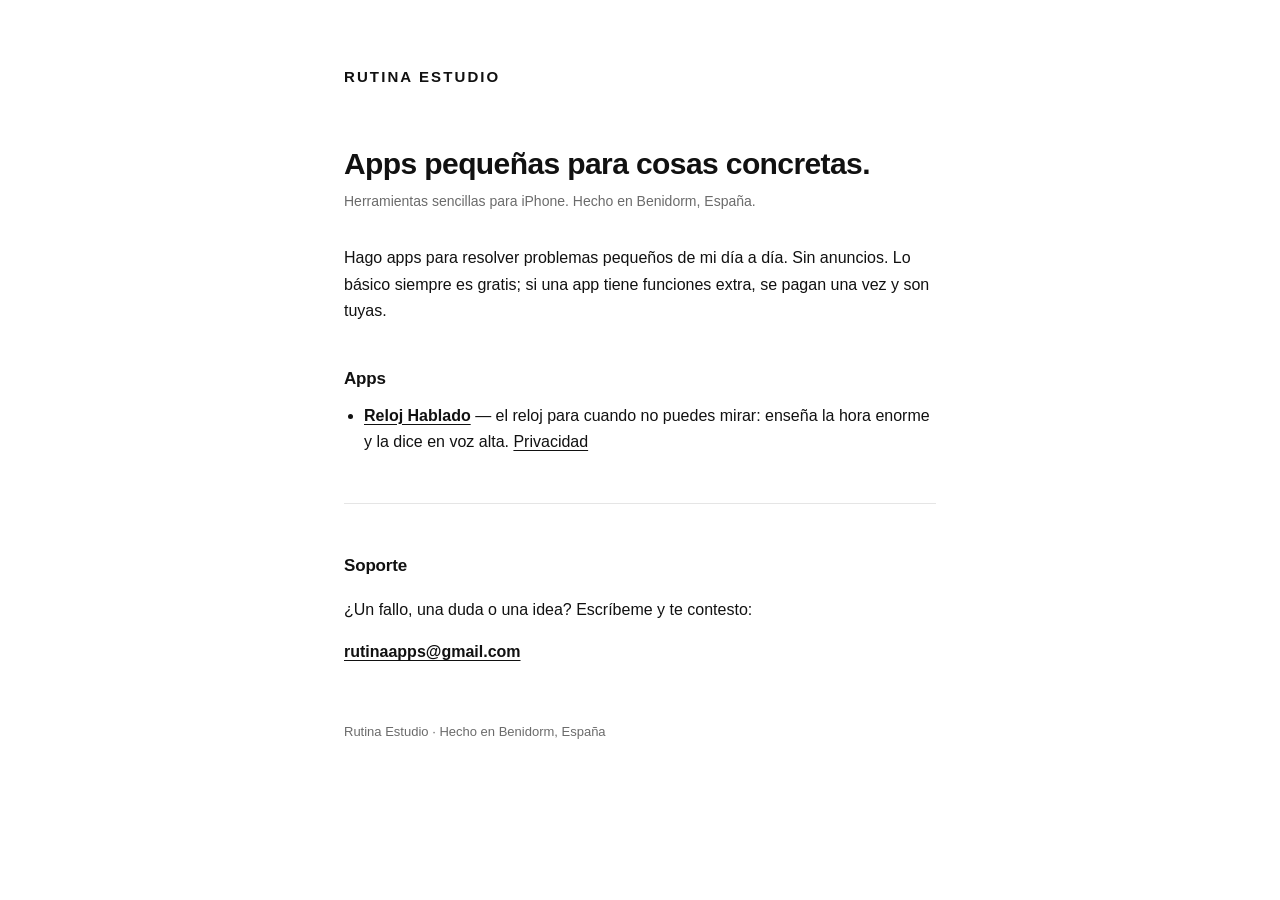
<file: index.html>
<!doctype html>
<html lang="es">
<head>
<meta charset="utf-8">
<meta name="viewport" content="width=device-width,initial-scale=1">
<title>Rutina Estudio</title>
<link rel="stylesheet" href="estilo.css">
</head>
<body>
<div class="wrap">
  <header><span class="marca">Rutina Estudio</span></header>

  <h1>Apps pequeñas para cosas concretas.</h1>
  <p class="sub">Herramientas sencillas para iPhone. Hecho en Benidorm, España.</p>

  <p>Hago apps para resolver problemas pequeños de mi día a día. Sin anuncios.
     Lo básico siempre es gratis; si una app tiene funciones extra, se pagan una vez y son tuyas.</p>

  <h2>Apps</h2>
  <ul>
    <li><a href="reloj-hablado/"><strong>Reloj Hablado</strong></a> — el reloj para cuando no
        puedes mirar: enseña la hora enorme y la dice en voz alta.
        <a href="reloj-hablado/privacidad.html">Privacidad</a></li>
  </ul>

  <hr>

  <h2 id="soporte">Soporte</h2>
  <p>¿Un fallo, una duda o una idea? Escríbeme y te contesto:</p>
  <p><strong><a href="mailto:rutinaapps@gmail.com">rutinaapps@gmail.com</a></strong></p>

  <footer>Rutina Estudio · Hecho en Benidorm, España</footer>
</div>
</body>
</html>
</file>
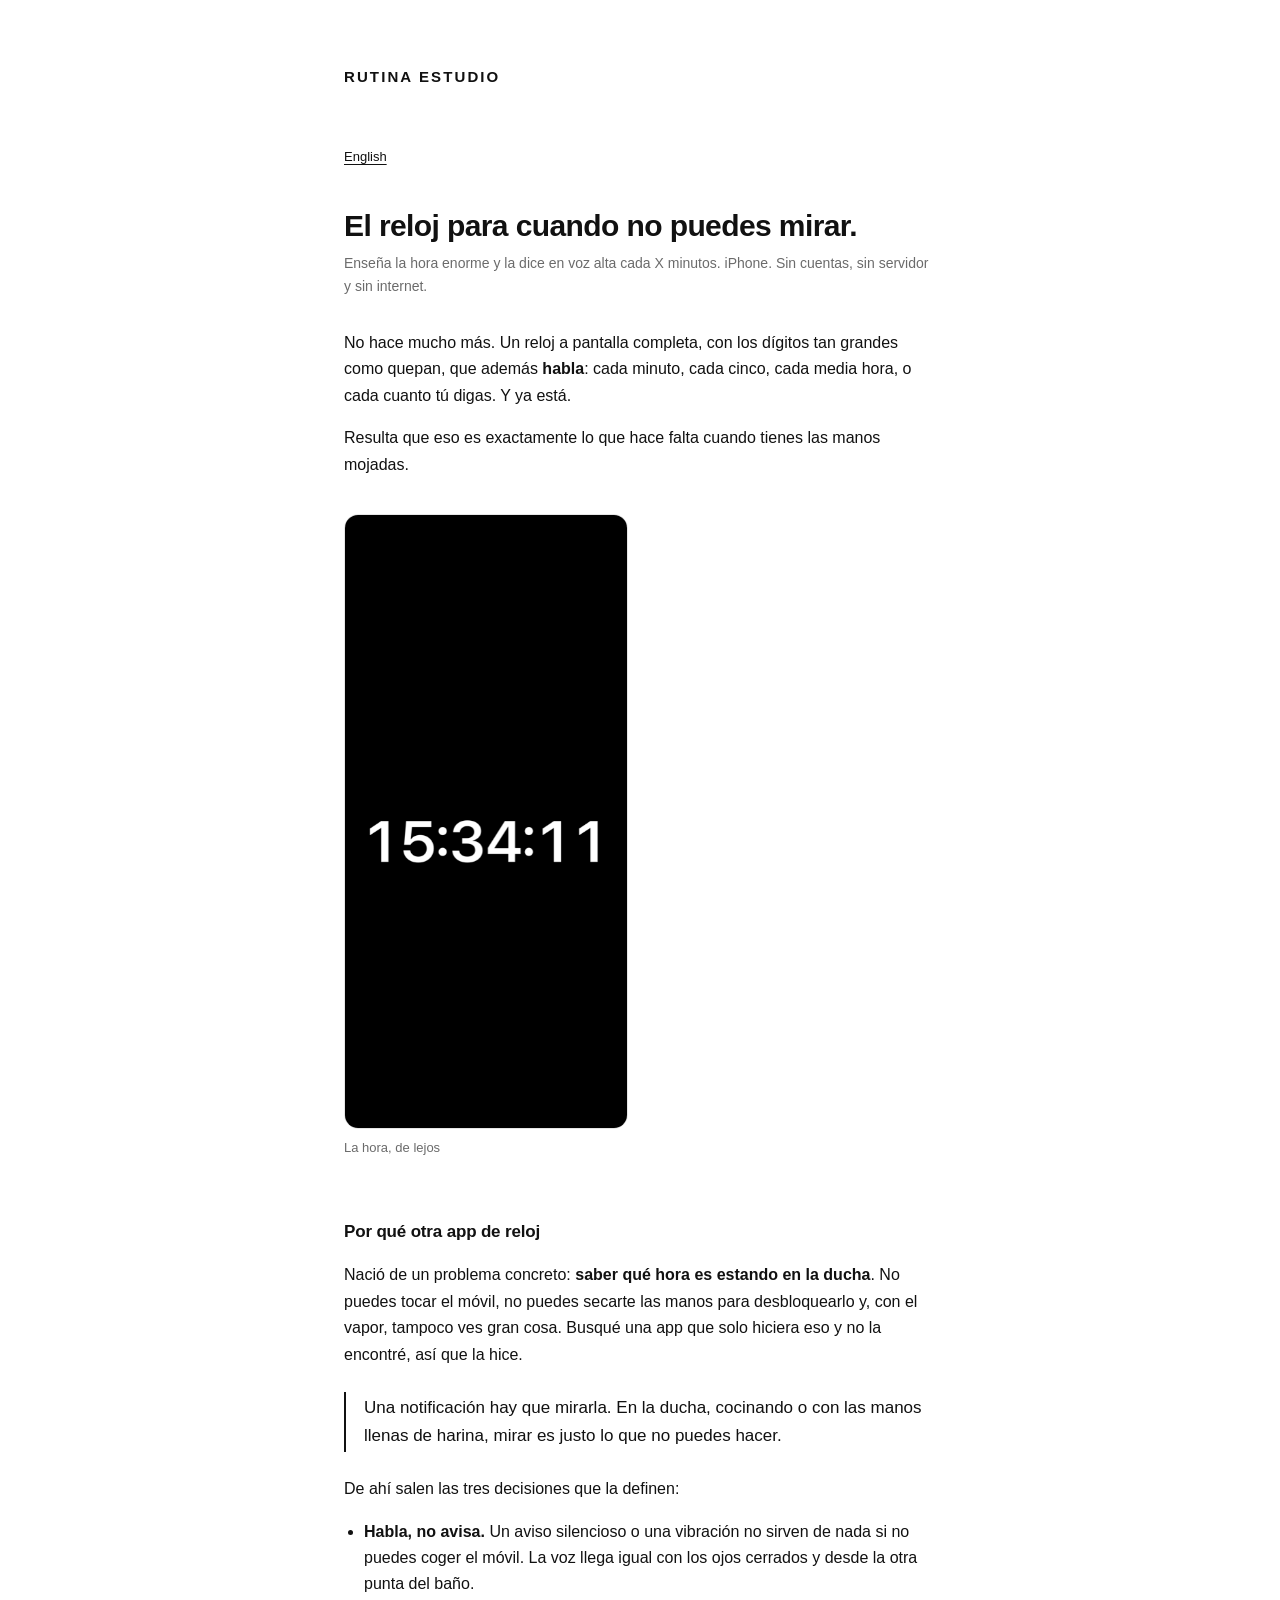
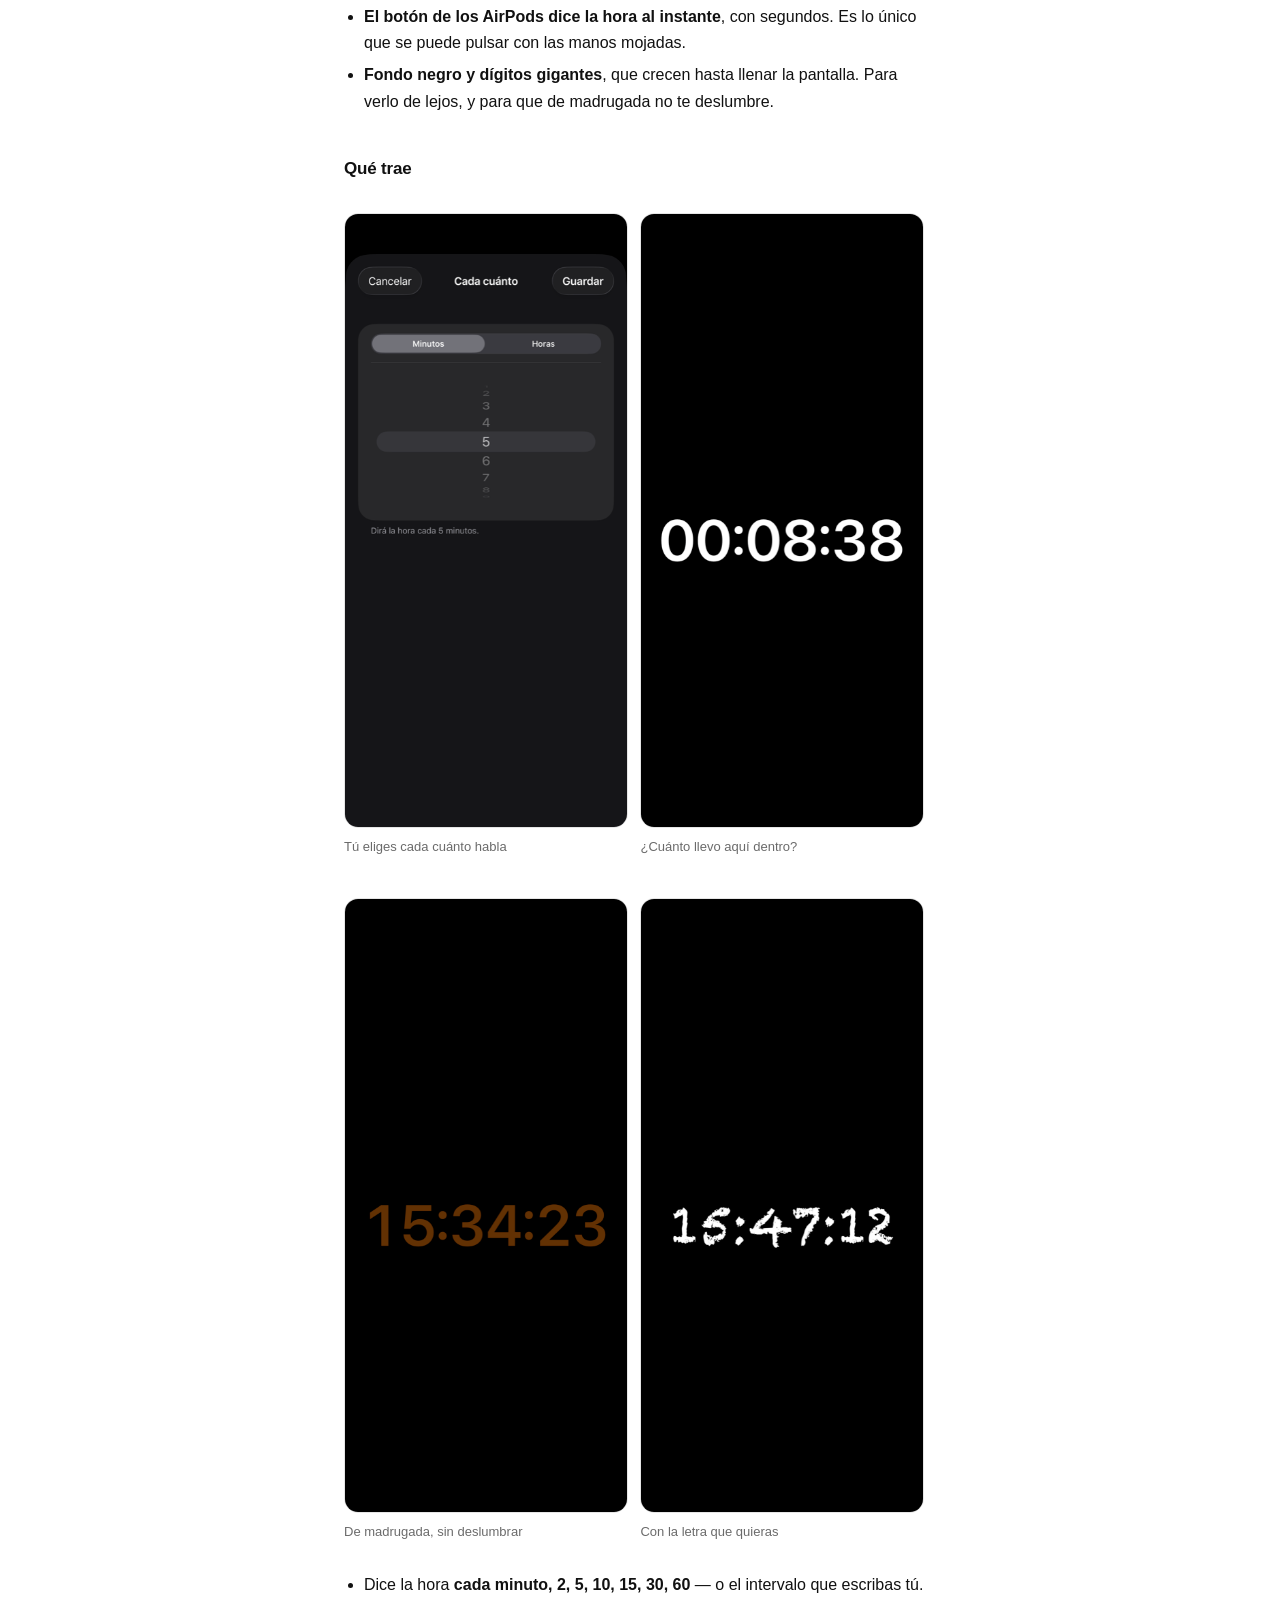
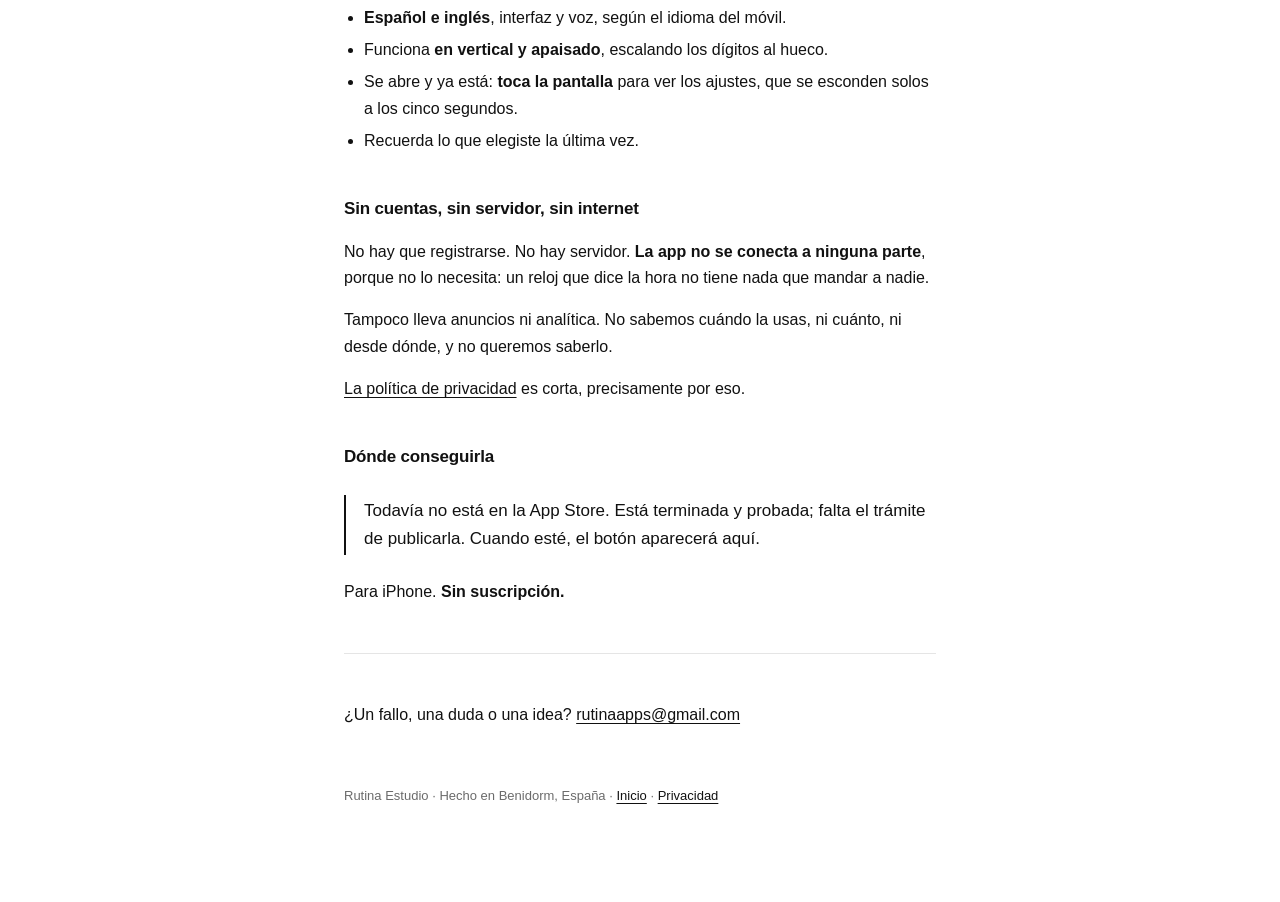
<file: reloj-hablado/index.html>
<!doctype html>
<html lang="es">
<head>
<meta charset="utf-8">
<meta name="viewport" content="width=device-width,initial-scale=1">
<title>Reloj Hablado — el reloj para cuando no puedes mirar</title>
<meta name="description" content="Un reloj a pantalla completa que dice la hora en voz alta cada X minutos. Para la ducha, la cocina o el taller. Sin cuentas, sin servidor y sin internet.">
<link rel="stylesheet" href="../estilo.css">
<link rel="stylesheet" href="app.css">
</head>
<body>
<div class="wrap">
  <header><a class="marca" href="../">Rutina Estudio</a></header>

  <p class="idioma"><a href="index-en.html">English</a></p>

  <h1>El reloj para cuando no puedes mirar.</h1>
  <p class="sub">Enseña la hora enorme y la dice en voz alta cada X minutos.
     iPhone. Sin cuentas, sin servidor y sin internet.</p>

  <p>No hace mucho más. Un reloj a pantalla completa, con los dígitos tan grandes como quepan,
     que además <strong>habla</strong>: cada minuto, cada cinco, cada media hora, o cada cuanto
     tú digas. Y ya está.</p>

  <p>Resulta que eso es exactamente lo que hace falta cuando tienes las manos mojadas.</p>

  <figure class="cap">
    <img src="img/1-reloj.png" alt="Reloj Hablado en un iPhone: la hora ocupando toda la pantalla en dígitos blancos muy grandes sobre fondo negro." loading="lazy">
    <figcaption>La hora, de lejos</figcaption>
  </figure>

  <h2>Por qué otra app de reloj</h2>

  <p>Nació de un problema concreto: <strong>saber qué hora es estando en la ducha</strong>. No
     puedes tocar el móvil, no puedes secarte las manos para desbloquearlo y, con el vapor, tampoco
     ves gran cosa. Busqué una app que solo hiciera eso y no la encontré, así que la hice.</p>

  <p class="destacado">Una notificación hay que mirarla. En la ducha, cocinando o con las manos
     llenas de harina, mirar es justo lo que no puedes hacer.</p>

  <p>De ahí salen las tres decisiones que la definen:</p>

  <ul>
    <li><strong>Habla, no avisa.</strong> Un aviso silencioso o una vibración no sirven de nada si
        no puedes coger el móvil. La voz llega igual con los ojos cerrados y desde la otra punta
        del baño.</li>
    <li><strong>El botón de los AirPods dice la hora al instante</strong>, con segundos. Es lo
        único que se puede pulsar con las manos mojadas.</li>
    <li><strong>Fondo negro y dígitos gigantes</strong>, que crecen hasta llenar la pantalla. Para
        verlo de lejos, y para que de madrugada no te deslumbre.</li>
  </ul>

  <h2>Qué trae</h2>

  <figure class="cap">
    <img src="img/2-intervalo.png" alt="Pantalla de ajustes de Reloj Hablado con la opción «Cada cuánto» seleccionada en 5 minutos." loading="lazy">
    <figcaption>Tú eliges cada cuánto habla</figcaption>
  </figure>

  <figure class="cap">
    <img src="img/3-cronometro.png" alt="El cronómetro de Reloj Hablado marcando ocho minutos y treinta y ocho segundos." loading="lazy">
    <figcaption>¿Cuánto llevo aquí dentro?</figcaption>
  </figure>

  <figure class="cap">
    <img src="img/4-tenue.png" alt="Reloj Hablado en modo tenue: los mismos dígitos en ámbar apagado sobre negro." loading="lazy">
    <figcaption>De madrugada, sin deslumbrar</figcaption>
  </figure>

  <figure class="cap">
    <img src="img/5-tipografia.png" alt="Reloj Hablado con una tipografía distinta, de trazo redondeado." loading="lazy">
    <figcaption>Con la letra que quieras</figcaption>
  </figure>

  <ul>
    <li>Dice la hora <strong>cada minuto, 2, 5, 10, 15, 30, 60</strong> — o el intervalo que
        escribas tú.</li>
    <li><strong>Español e inglés</strong>, interfaz y voz, según el idioma del móvil.</li>
    <li>Funciona <strong>en vertical y apaisado</strong>, escalando los dígitos al hueco.</li>
    <li>Se abre y ya está: <strong>toca la pantalla</strong> para ver los ajustes, que se esconden
        solos a los cinco segundos.</li>
    <li>Recuerda lo que elegiste la última vez.</li>
  </ul>

  <h2>Sin cuentas, sin servidor, sin internet</h2>

  <p>No hay que registrarse. No hay servidor. <strong>La app no se conecta a ninguna parte</strong>,
     porque no lo necesita: un reloj que dice la hora no tiene nada que mandar a nadie.</p>

  <p>Tampoco lleva anuncios ni analítica. No sabemos cuándo la usas, ni cuánto, ni desde dónde,
     y no queremos saberlo.</p>

  <p><a href="privacidad.html">La política de privacidad</a> es corta, precisamente por eso.</p>

  <h2>Dónde conseguirla</h2>

  <p class="destacado">Todavía no está en la App Store. Está terminada y probada; falta el trámite
     de publicarla. Cuando esté, el botón aparecerá aquí.</p>

  <p>Para iPhone. <strong>Sin suscripción.</strong></p>

  <hr>

  <p>¿Un fallo, una duda o una idea? <a href="mailto:rutinaapps@gmail.com">rutinaapps@gmail.com</a></p>

  <footer>Rutina Estudio · Hecho en Benidorm, España ·
    <a href="../">Inicio</a> · <a href="privacidad.html">Privacidad</a></footer>
</div>
</body>
</html>
</file>
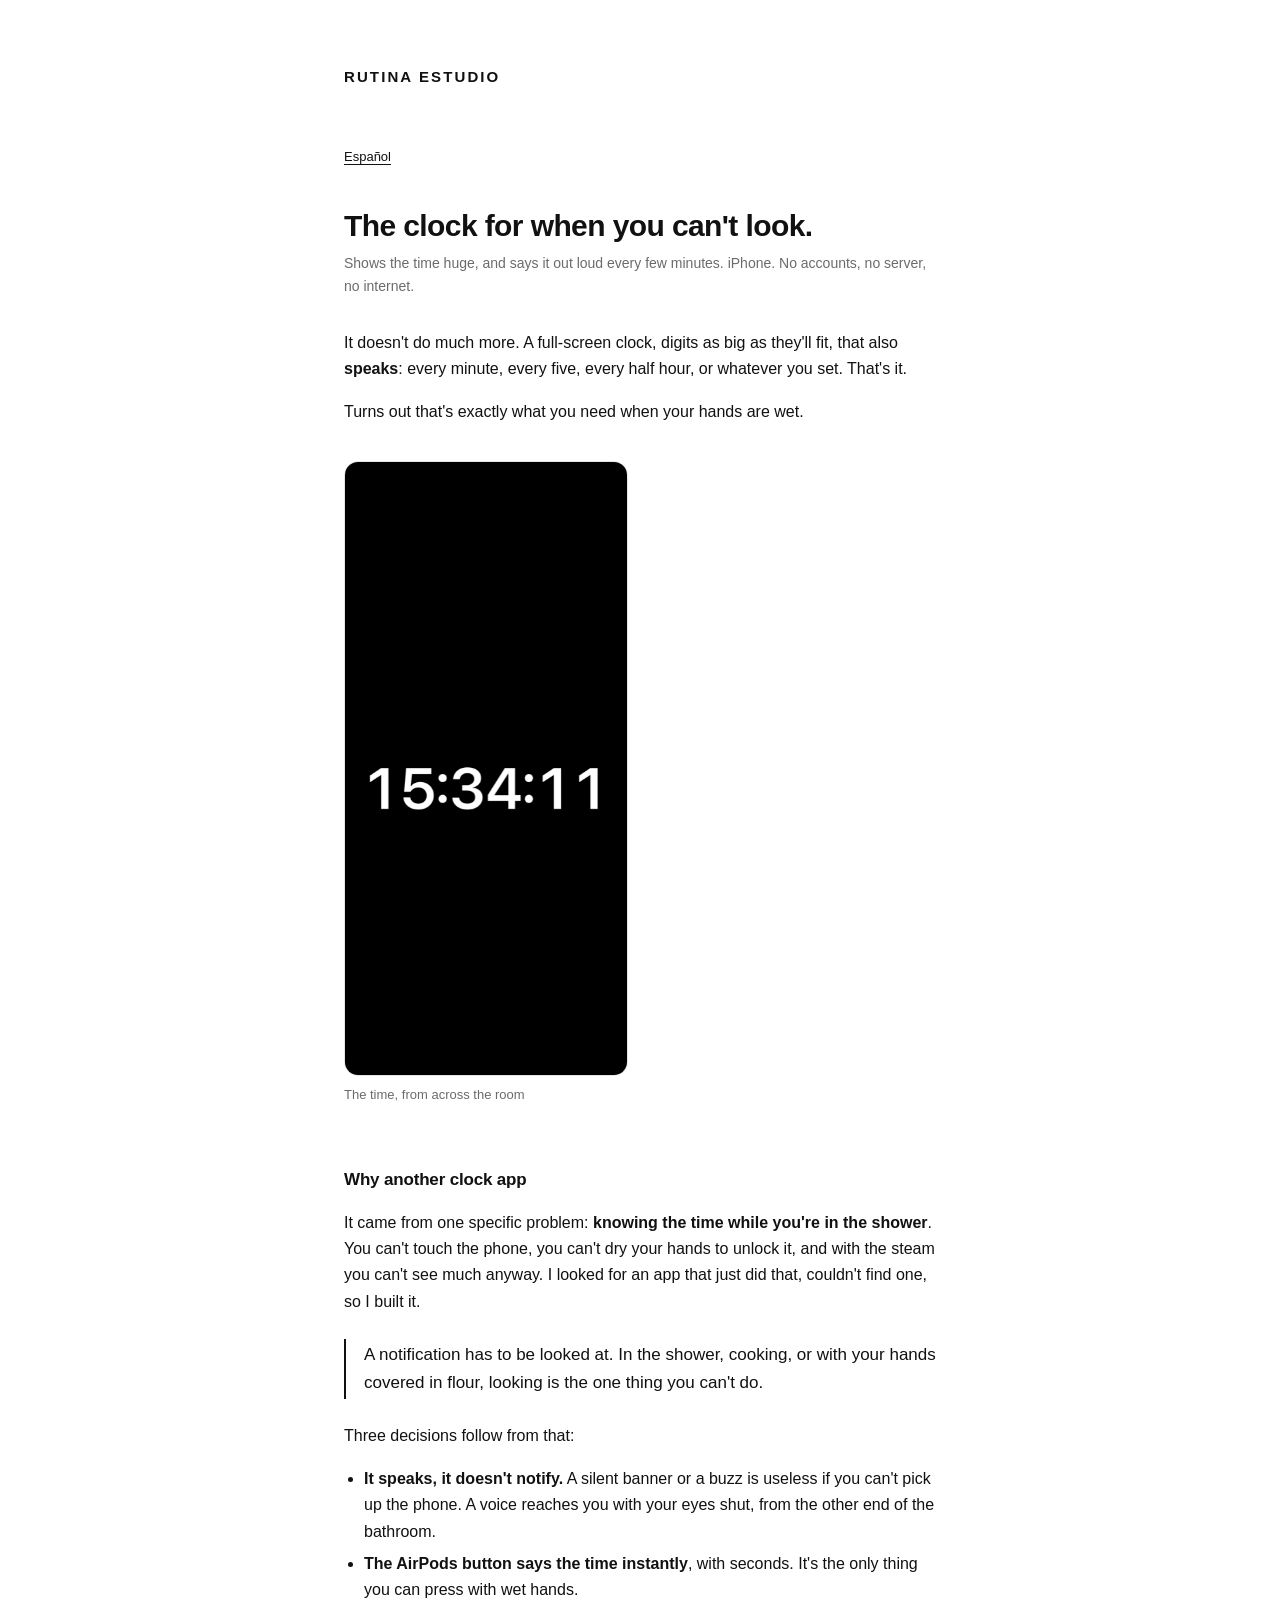
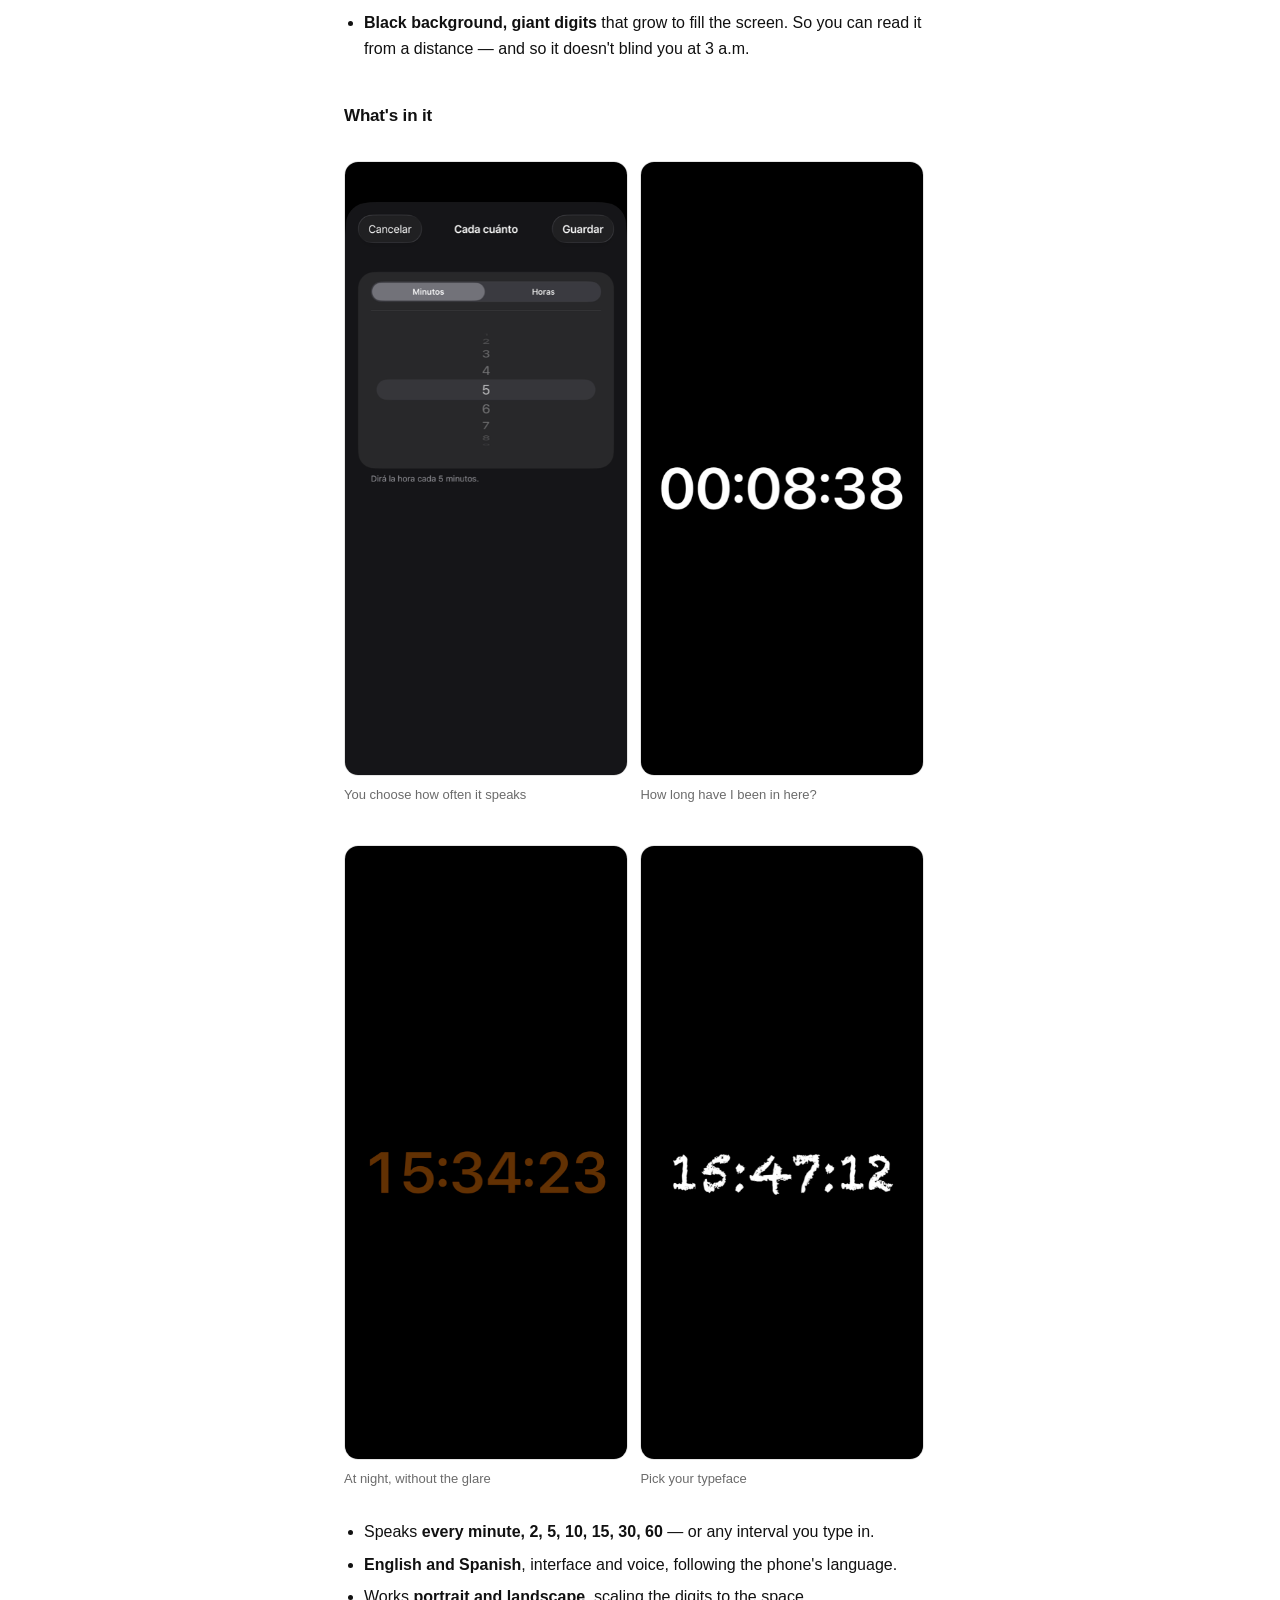
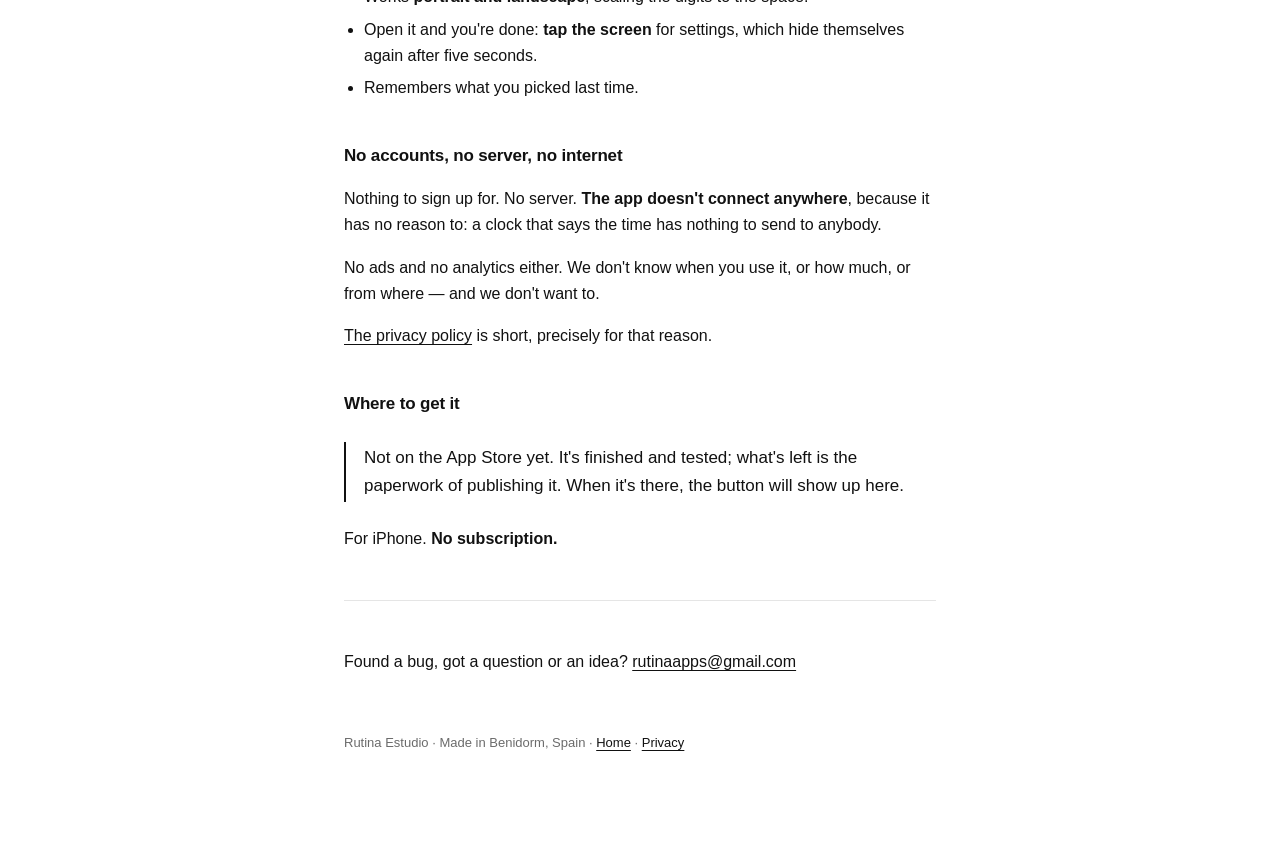
<file: reloj-hablado/index-en.html>
<!doctype html>
<html lang="en">
<head>
<meta charset="utf-8">
<meta name="viewport" content="width=device-width,initial-scale=1">
<title>Talking Clock — the clock for when you can't look</title>
<meta name="description" content="A full-screen clock that says the time out loud every few minutes. For the shower, the kitchen or the workshop. No accounts, no server, no internet.">
<link rel="stylesheet" href="../estilo.css">
<link rel="stylesheet" href="app.css">
</head>
<body>
<div class="wrap">
  <header><a class="marca" href="../">Rutina Estudio</a></header>

  <p class="idioma"><a href="index.html">Español</a></p>

  <h1>The clock for when you can't look.</h1>
  <p class="sub">Shows the time huge, and says it out loud every few minutes.
     iPhone. No accounts, no server, no internet.</p>

  <p>It doesn't do much more. A full-screen clock, digits as big as they'll fit, that also
     <strong>speaks</strong>: every minute, every five, every half hour, or whatever you set.
     That's it.</p>

  <p>Turns out that's exactly what you need when your hands are wet.</p>

  <figure class="cap">
    <img src="img/1-reloj.png" alt="Talking Clock on an iPhone: the time filling the whole screen in very large white digits on black." loading="lazy">
    <figcaption>The time, from across the room</figcaption>
  </figure>

  <h2>Why another clock app</h2>

  <p>It came from one specific problem: <strong>knowing the time while you're in the shower</strong>.
     You can't touch the phone, you can't dry your hands to unlock it, and with the steam you can't
     see much anyway. I looked for an app that just did that, couldn't find one, so I built it.</p>

  <p class="destacado">A notification has to be looked at. In the shower, cooking, or with your
     hands covered in flour, looking is the one thing you can't do.</p>

  <p>Three decisions follow from that:</p>

  <ul>
    <li><strong>It speaks, it doesn't notify.</strong> A silent banner or a buzz is useless if you
        can't pick up the phone. A voice reaches you with your eyes shut, from the other end of the
        bathroom.</li>
    <li><strong>The AirPods button says the time instantly</strong>, with seconds. It's the only
        thing you can press with wet hands.</li>
    <li><strong>Black background, giant digits</strong> that grow to fill the screen. So you can
        read it from a distance — and so it doesn't blind you at 3 a.m.</li>
  </ul>

  <h2>What's in it</h2>

  <figure class="cap">
    <img src="img/2-intervalo.png" alt="Talking Clock settings with the «how often» option set to 5 minutes." loading="lazy">
    <figcaption>You choose how often it speaks</figcaption>
  </figure>

  <figure class="cap">
    <img src="img/3-cronometro.png" alt="Talking Clock's stopwatch showing eight minutes and thirty-eight seconds." loading="lazy">
    <figcaption>How long have I been in here?</figcaption>
  </figure>

  <figure class="cap">
    <img src="img/4-tenue.png" alt="Talking Clock in dim mode: the same digits in muted amber on black." loading="lazy">
    <figcaption>At night, without the glare</figcaption>
  </figure>

  <figure class="cap">
    <img src="img/5-tipografia.png" alt="Talking Clock with a different, rounded typeface." loading="lazy">
    <figcaption>Pick your typeface</figcaption>
  </figure>

  <ul>
    <li>Speaks <strong>every minute, 2, 5, 10, 15, 30, 60</strong> — or any interval you type in.</li>
    <li><strong>English and Spanish</strong>, interface and voice, following the phone's language.</li>
    <li>Works <strong>portrait and landscape</strong>, scaling the digits to the space.</li>
    <li>Open it and you're done: <strong>tap the screen</strong> for settings, which hide themselves
        again after five seconds.</li>
    <li>Remembers what you picked last time.</li>
  </ul>

  <h2>No accounts, no server, no internet</h2>

  <p>Nothing to sign up for. No server. <strong>The app doesn't connect anywhere</strong>, because it
     has no reason to: a clock that says the time has nothing to send to anybody.</p>

  <p>No ads and no analytics either. We don't know when you use it, or how much, or from where —
     and we don't want to.</p>

  <p><a href="privacy.html">The privacy policy</a> is short, precisely for that reason.</p>

  <h2>Where to get it</h2>

  <p class="destacado">Not on the App Store yet. It's finished and tested; what's left is the
     paperwork of publishing it. When it's there, the button will show up here.</p>

  <p>For iPhone. <strong>No subscription.</strong></p>

  <hr>

  <p>Found a bug, got a question or an idea? <a href="mailto:rutinaapps@gmail.com">rutinaapps@gmail.com</a></p>

  <footer>Rutina Estudio · Made in Benidorm, Spain ·
    <a href="../">Home</a> · <a href="privacy.html">Privacy</a></footer>
</div>
</body>
</html>
</file>
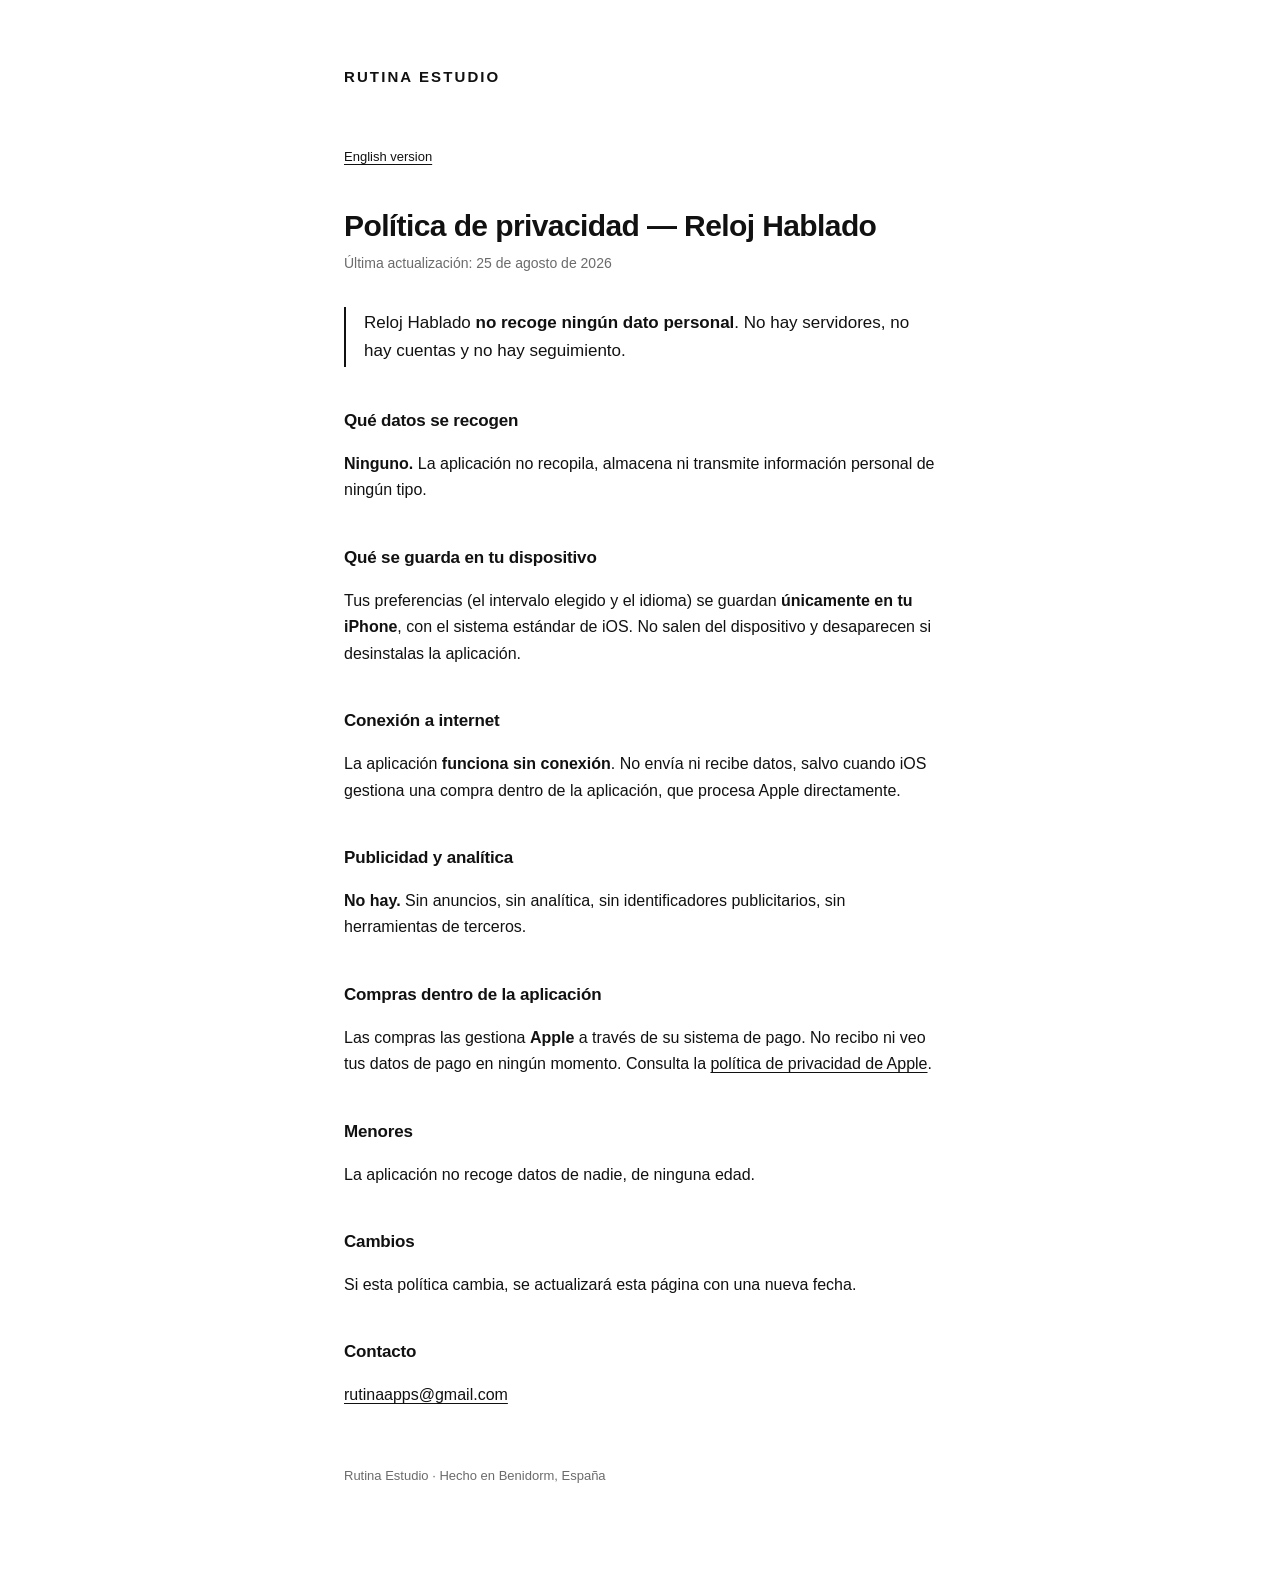
<file: reloj-hablado/privacidad.html>
<!doctype html>
<html lang="es">
<head>
<meta charset="utf-8">
<meta name="viewport" content="width=device-width,initial-scale=1">
<title>Privacidad · Reloj Hablado</title>
<link rel="stylesheet" href="../estilo.css">
</head>
<body>
<div class="wrap">
  <header><a class="marca" href="../index.html">Rutina Estudio</a></header>

  <p class="idioma"><a href="privacy.html">English version</a></p>
  <h1>Política de privacidad — Reloj Hablado</h1>
  <p class="sub">Última actualización: 25 de agosto de 2026</p>

  <p class="destacado">Reloj Hablado <strong>no recoge ningún dato personal</strong>.
  No hay servidores, no hay cuentas y no hay seguimiento.</p>

  <h2>Qué datos se recogen</h2>
  <p><strong>Ninguno.</strong> La aplicación no recopila, almacena ni transmite información
  personal de ningún tipo.</p>

  <h2>Qué se guarda en tu dispositivo</h2>
  <p>Tus preferencias (el intervalo elegido y el idioma) se guardan <strong>únicamente en tu
  iPhone</strong>, con el sistema estándar de iOS. No salen del dispositivo y desaparecen si
  desinstalas la aplicación.</p>

  <h2>Conexión a internet</h2>
  <p>La aplicación <strong>funciona sin conexión</strong>. No envía ni recibe datos, salvo cuando
  iOS gestiona una compra dentro de la aplicación, que procesa Apple directamente.</p>

  <h2>Publicidad y analítica</h2>
  <p><strong>No hay.</strong> Sin anuncios, sin analítica, sin identificadores publicitarios,
  sin herramientas de terceros.</p>

  <h2>Compras dentro de la aplicación</h2>
  <p>Las compras las gestiona <strong>Apple</strong> a través de su sistema de pago. No recibo ni
  veo tus datos de pago en ningún momento. Consulta la
  <a href="https://www.apple.com/es/legal/privacy/">política de privacidad de Apple</a>.</p>

  <h2>Menores</h2>
  <p>La aplicación no recoge datos de nadie, de ninguna edad.</p>

  <h2>Cambios</h2>
  <p>Si esta política cambia, se actualizará esta página con una nueva fecha.</p>

  <h2>Contacto</h2>
  <p><a href="mailto:rutinaapps@gmail.com">rutinaapps@gmail.com</a></p>

  <footer>Rutina Estudio · Hecho en Benidorm, España</footer>
</div>
</body>
</html>
</file>
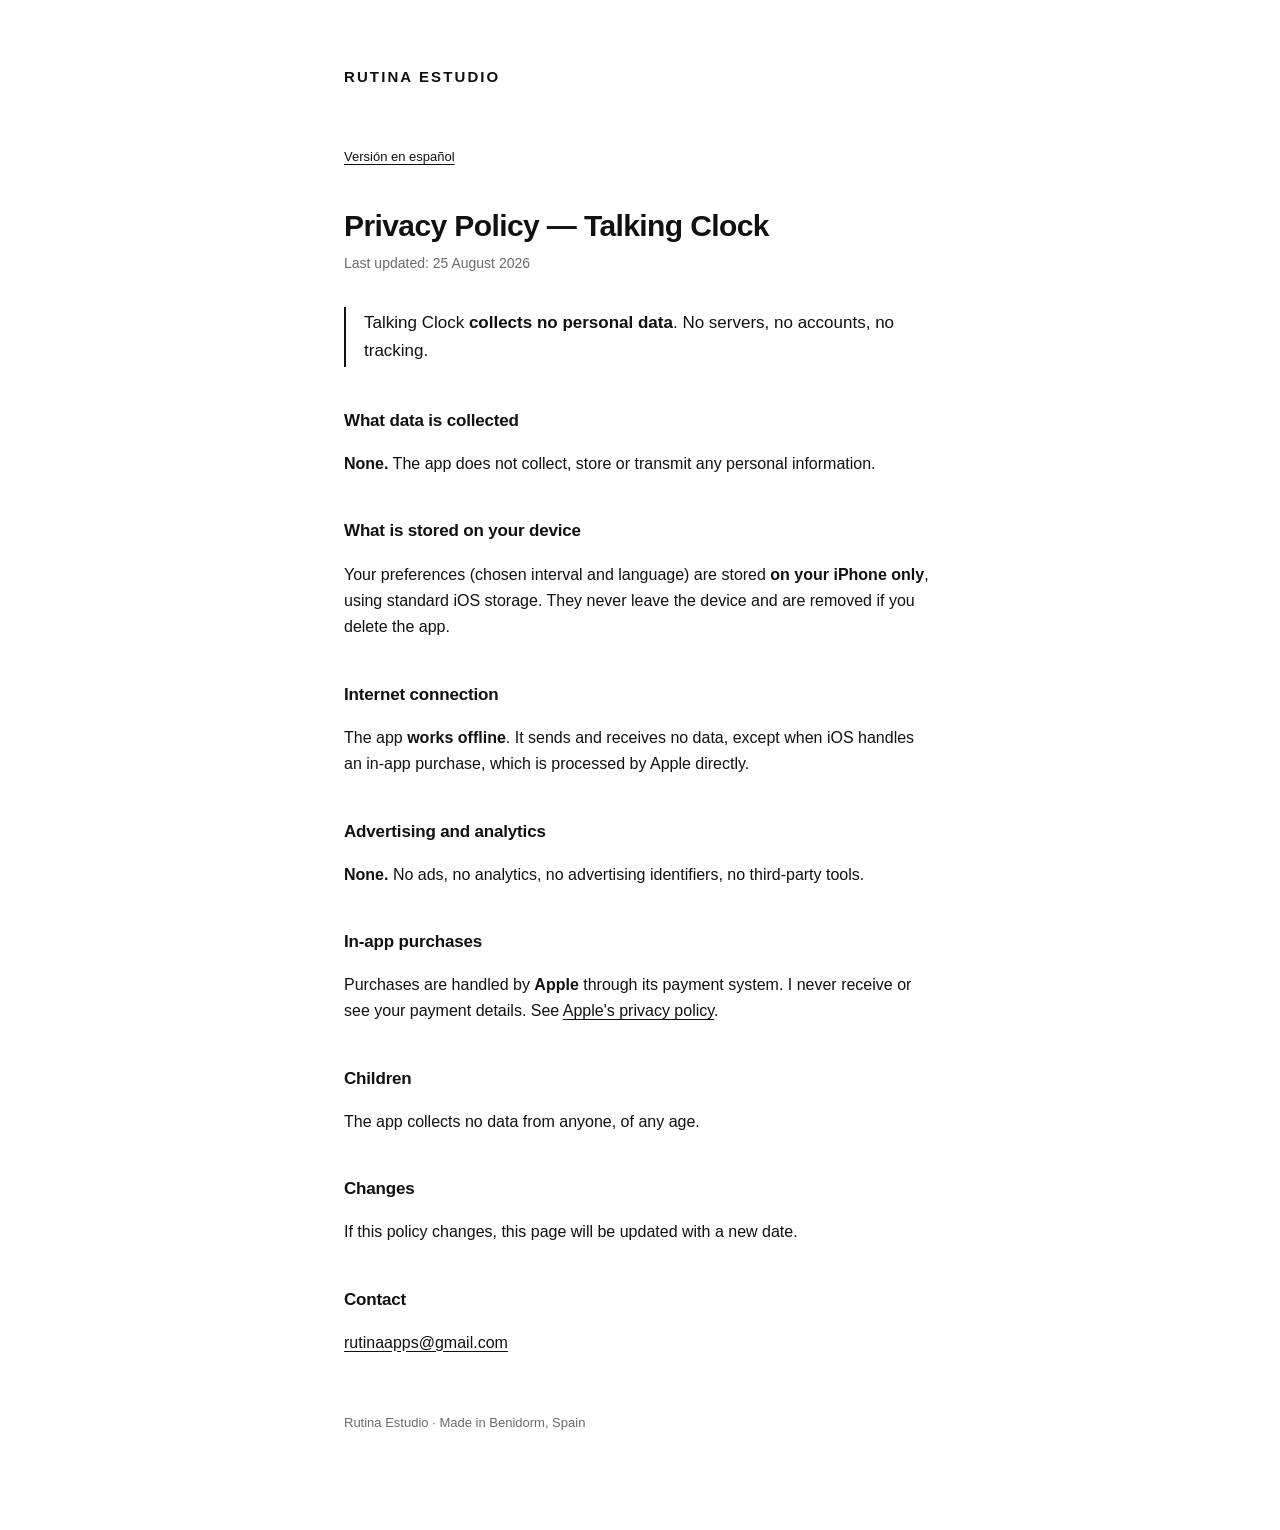
<file: reloj-hablado/privacy.html>
<!doctype html>
<html lang="en">
<head>
<meta charset="utf-8">
<meta name="viewport" content="width=device-width,initial-scale=1">
<title>Privacy · Talking Clock</title>
<link rel="stylesheet" href="../estilo.css">
</head>
<body>
<div class="wrap">
  <header><a class="marca" href="../index.html">Rutina Estudio</a></header>

  <p class="idioma"><a href="privacidad.html">Versión en español</a></p>
  <h1>Privacy Policy — Talking Clock</h1>
  <p class="sub">Last updated: 25 August 2026</p>

  <p class="destacado">Talking Clock <strong>collects no personal data</strong>.
  No servers, no accounts, no tracking.</p>

  <h2>What data is collected</h2>
  <p><strong>None.</strong> The app does not collect, store or transmit any personal information.</p>

  <h2>What is stored on your device</h2>
  <p>Your preferences (chosen interval and language) are stored <strong>on your iPhone only</strong>,
  using standard iOS storage. They never leave the device and are removed if you delete the app.</p>

  <h2>Internet connection</h2>
  <p>The app <strong>works offline</strong>. It sends and receives no data, except when iOS handles
  an in-app purchase, which is processed by Apple directly.</p>

  <h2>Advertising and analytics</h2>
  <p><strong>None.</strong> No ads, no analytics, no advertising identifiers, no third-party tools.</p>

  <h2>In-app purchases</h2>
  <p>Purchases are handled by <strong>Apple</strong> through its payment system. I never receive or
  see your payment details. See
  <a href="https://www.apple.com/legal/privacy/">Apple's privacy policy</a>.</p>

  <h2>Children</h2>
  <p>The app collects no data from anyone, of any age.</p>

  <h2>Changes</h2>
  <p>If this policy changes, this page will be updated with a new date.</p>

  <h2>Contact</h2>
  <p><a href="mailto:rutinaapps@gmail.com">rutinaapps@gmail.com</a></p>

  <footer>Rutina Estudio · Made in Benidorm, Spain</footer>
</div>
</body>
</html>
</file>
<file: estilo.css>
:root{
  --tinta:#111111; --papel:#ffffff; --gris:#6b6b6b; --linea:#e5e5e5;
}
@media (prefers-color-scheme: dark){
  :root{ --tinta:#f2f2f2; --papel:#0e0e0e; --gris:#9a9a9a; --linea:#282828; }
}
*{box-sizing:border-box}
body{
  margin:0; padding:0;
  background:var(--papel); color:var(--tinta);
  font:16px/1.65 -apple-system,BlinkMacSystemFont,"Segoe UI",Helvetica,Arial,sans-serif;
  -webkit-font-smoothing:antialiased;
}
.wrap{max-width:640px; margin:0 auto; padding:64px 24px 96px}
header{margin-bottom:56px}
.marca{font-size:15px; letter-spacing:.14em; text-transform:uppercase; font-weight:600; text-decoration:none; color:var(--tinta)}
h1{font-size:30px; line-height:1.2; letter-spacing:-.02em; margin:40px 0 8px; text-wrap:balance}
h2{font-size:17px; margin:40px 0 10px; letter-spacing:-.01em}
p,li{color:var(--tinta)}
.sub{color:var(--gris); font-size:14px; margin:0 0 32px}
ul{padding-left:20px; margin:10px 0}
li{margin:6px 0}
a{color:var(--tinta); text-underline-offset:3px}
hr{border:0; border-top:1px solid var(--linea); margin:48px 0}
footer{color:var(--gris); font-size:13px; margin-top:56px}
.destacado{border-left:2px solid var(--tinta); padding:2px 0 2px 18px; margin:24px 0; font-size:17px}
.idioma{font-size:13px; color:var(--gris); margin-bottom:8px}
</file>
<file: reloj-hablado/app.css>
/* Añadidos solo para la página de una app. El resto viene de ../estilo.css */

/* Las capturas van en fila, con su pie corto: se entiende la app
   mirando solo los pies, sin leer nada más. */
.caps{ display:flex; gap:16px; overflow-x:auto; margin:28px -24px; padding:0 24px 8px; }
.cap{ margin:28px 0; }
.cap img{
  display:block; width:100%; max-width:260px; height:auto;
  border:1px solid var(--linea); border-radius:14px;
}
.cap figcaption{
  color:var(--gris); font-size:13px; margin-top:8px;
}

/* En pantalla ancha, las capturas de la sección «Qué trae» van en rejilla */
@media (min-width:720px){
  .cap{ display:inline-block; vertical-align:top; width:calc(50% - 12px); margin:20px 8px 20px 0; }
  .cap img{ max-width:100%; }
}
</file>
